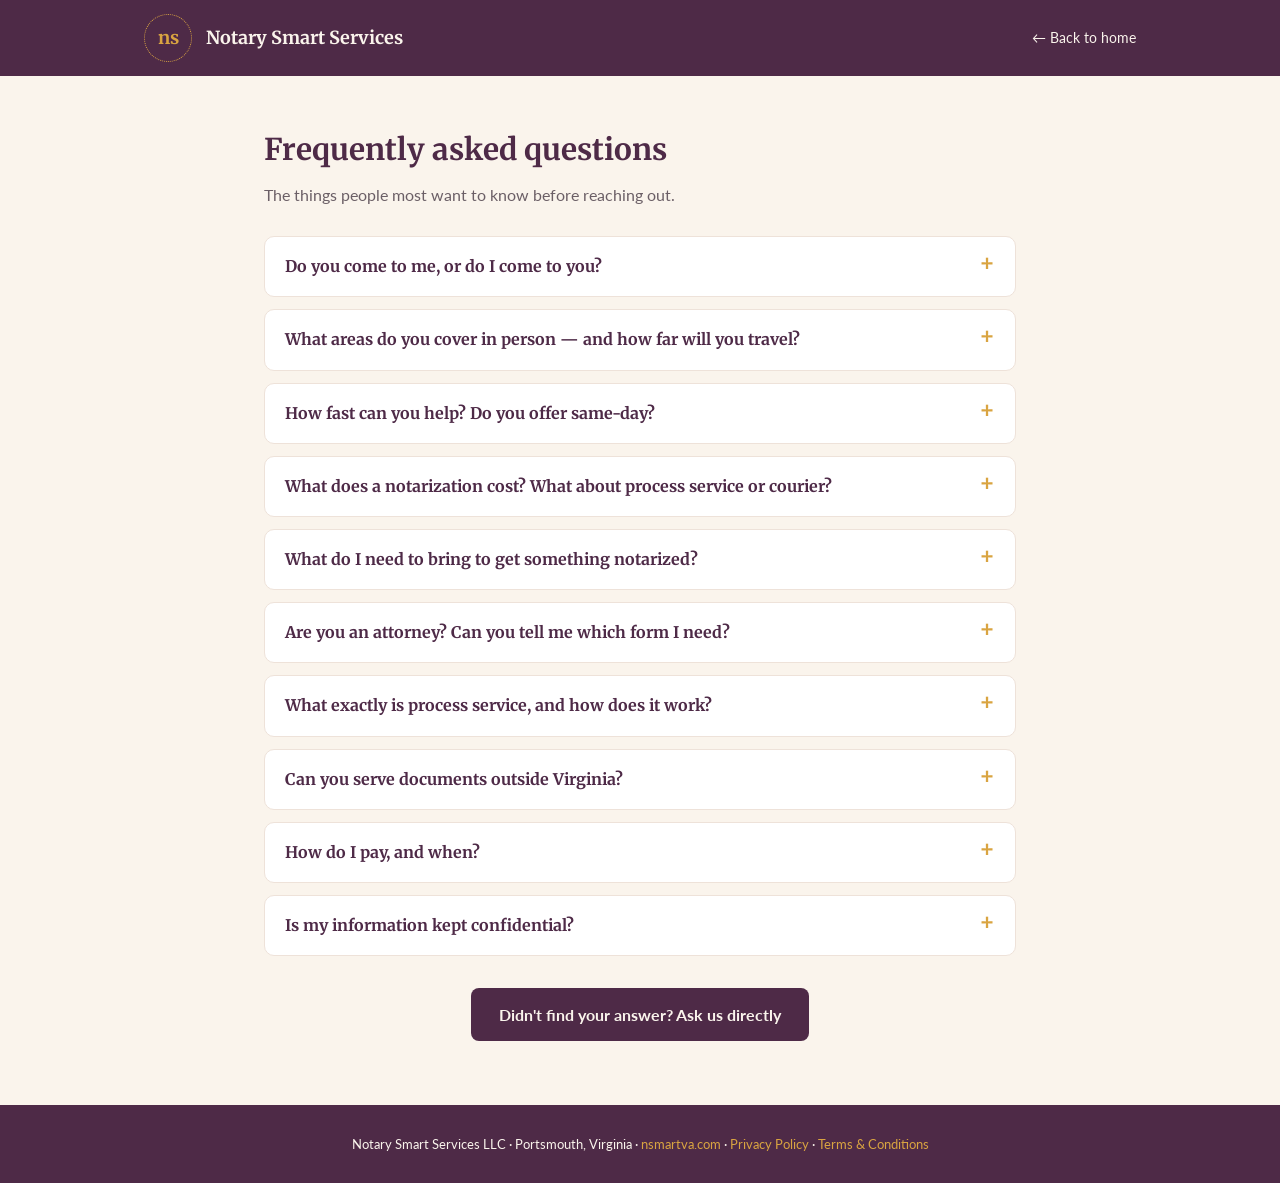
<file: faq.html>
<!DOCTYPE html>
<html lang="en">
<head>
<meta charset="UTF-8">
<meta name="viewport" content="width=device-width, initial-scale=1.0">
<title>FAQ — Notary Smart Services</title>
<meta name="description" content="Frequently asked questions about Notary Smart Services — mobile notarization, process service, courier, and administrative support in Hampton Roads, Virginia.">
<link rel="icon" type="image/png" sizes="64x64" href="assets/favicon-64.png">
<link rel="preconnect" href="https://fonts.googleapis.com">
<link rel="preconnect" href="https://fonts.gstatic.com" crossorigin>
<link href="https://fonts.googleapis.com/css2?family=Merriweather:wght@400;700&family=Lato:wght@400;700&display=swap" rel="stylesheet">
<script type="application/ld+json">
{
  "@context": "https://schema.org",
  "@type": "FAQPage",
  "mainEntity": [
    {"@type":"Question","name":"Do you come to me, or do I come to you?","acceptedAnswer":{"@type":"Answer","text":"We provide mobile services throughout Hampton Roads. We work where it's most convenient for you."}},
    {"@type":"Question","name":"What areas do you cover in person, and how far will you travel?","acceptedAnswer":{"@type":"Answer","text":"We proudly serve Hampton Roads, including Portsmouth, Norfolk, Chesapeake, Suffolk, Virginia Beach, Hampton, Newport News, and surrounding communities. Extended travel is available by request."}},
    {"@type":"Question","name":"How fast can you help? Do you offer same-day?","acceptedAnswer":{"@type":"Answer","text":"In many cases, yes. Same-day and after-hours appointments are available based on scheduling and service type."}},
    {"@type":"Question","name":"What does a notarization cost? What about process service or courier?","acceptedAnswer":{"@type":"Answer","text":"Pricing varies by service, travel, and complexity. Contact us for a transparent quote before work begins, with no hidden fees."}},
    {"@type":"Question","name":"What do I need to bring to get something notarized?","acceptedAnswer":{"@type":"Answer","text":"Bring the unsigned document and a valid government-issued photo ID. All signers must be present and able to understand what they are signing."}},
    {"@type":"Question","name":"Are you an attorney? Can you tell me which form I need?","acceptedAnswer":{"@type":"Answer","text":"No. We are not attorneys and cannot provide legal advice or recommend which forms to use. We are happy to explain our services and direct you to the appropriate resources if needed."}},
    {"@type":"Question","name":"What exactly is process service, and how does it work?","acceptedAnswer":{"@type":"Answer","text":"Process service is the delivery of legal documents in accordance with applicable laws and court requirements. We handle service professionally and provide documentation of each attempt or completed service."}},
    {"@type":"Question","name":"Can you serve documents outside Virginia?","acceptedAnswer":{"@type":"Answer","text":"Yes. We can coordinate service through trusted process servers in other jurisdictions when your case requires it."}},
    {"@type":"Question","name":"How do I pay, and when?","acceptedAnswer":{"@type":"Answer","text":"Payment is due at the time of service unless other arrangements have been made. We accept secure online payments, major credit and debit cards, and other approved payment methods."}},
    {"@type":"Question","name":"Is my information kept confidential?","acceptedAnswer":{"@type":"Answer","text":"Absolutely. We treat every client's information with professionalism and discretion and only use it as necessary to complete the requested service."}}
  ]
}
</script>
<style>
  :root{--plum:#4E2A47;--mulberry:#8A4A6B;--gold:#D9A441;--ivory:#FAF4EC;}
  *{margin:0;padding:0;box-sizing:border-box}
  body{font-family:'Lato',sans-serif;color:#3a3a38;background:var(--ivory);line-height:1.7}
  h1{font-family:'Merriweather',serif;color:var(--plum)}
  .wrap{max-width:800px;margin:0 auto;padding:0 24px}
  header{background:var(--plum);padding:14px 0}
  header .wrap{display:flex;align-items:center;gap:14px;max-width:1040px}
  .seal{width:48px;height:48px;border-radius:50%;border:1.5px dotted var(--gold);display:flex;align-items:center;justify-content:center;flex-shrink:0}
  .seal span{font-family:'Merriweather',serif;font-weight:700;font-size:18px;color:var(--gold)}
  header .name{color:var(--ivory);font-family:'Merriweather',serif;font-weight:700;font-size:18px}
  header a.home{margin-left:auto;color:var(--ivory);text-decoration:none;font-size:14px}
  header a.home:hover{color:var(--gold)}
  a:focus-visible{outline:3px solid var(--gold);outline-offset:2px}
  main{padding:48px 0 64px}
  h1{font-size:30px;margin-bottom:6px}
  .sub{color:#6b5f66;margin-bottom:28px}
  .faq details{background:#fff;border:1px solid #eee2d9;border-radius:10px;margin-bottom:12px}
  .faq summary{cursor:pointer;padding:16px 46px 16px 20px;font-family:'Merriweather',serif;font-weight:700;color:var(--plum);font-size:16px;list-style:none;position:relative}
  .faq summary::-webkit-details-marker{display:none}
  .faq summary::after{content:'+';position:absolute;right:20px;top:14px;color:var(--gold);font-weight:700;font-size:24px;line-height:1}
  .faq details[open] summary::after{content:'\2013'}
  .faq details p{padding:0 20px 18px;margin:0;color:#5d5359;font-size:15px}
  .cta{margin-top:32px;text-align:center}
  .cta a{display:inline-block;background:var(--plum);color:var(--ivory);text-decoration:none;font-weight:700;padding:13px 28px;border-radius:8px}
  .cta a:hover{background:#3d2138}
  footer{background:var(--plum);color:var(--ivory);padding:28px 0;font-size:13px;text-align:center}
  footer a{color:var(--gold);text-decoration:none}
</style>
</head>
<body>

<header>
  <div class="wrap">
    <div class="seal" aria-hidden="true"><span>ns</span></div>
    <div class="name">Notary Smart Services</div>
    <a class="home" href="index.html">← Back to home</a>
  </div>
</header>

<main>
  <div class="wrap">
    <h1>Frequently asked questions</h1>
    <p class="sub">The things people most want to know before reaching out.</p>
    <div class="faq">
      <details>
        <summary>Do you come to me, or do I come to you?</summary>
        <p>We provide mobile services throughout Hampton Roads. We work where it's most convenient for you.</p>
      </details>
      <details>
        <summary>What areas do you cover in person — and how far will you travel?</summary>
        <p>We proudly serve Hampton Roads, including Portsmouth, Norfolk, Chesapeake, Suffolk, Virginia Beach, Hampton, Newport News, and surrounding communities. Extended travel is available by request.</p>
      </details>
      <details>
        <summary>How fast can you help? Do you offer same-day?</summary>
        <p>In many cases, yes. Same-day and after-hours appointments are available based on scheduling and service type.</p>
      </details>
      <details>
        <summary>What does a notarization cost? What about process service or courier?</summary>
        <p>Pricing varies by service, travel, and complexity. Contact us for a transparent quote before work begins, with no hidden fees.</p>
      </details>
      <details>
        <summary>What do I need to bring to get something notarized?</summary>
        <p>Bring the unsigned document and a valid government-issued photo ID. All signers must be present and able to understand what they are signing.</p>
      </details>
      <details>
        <summary>Are you an attorney? Can you tell me which form I need?</summary>
        <p>No. We are not attorneys and cannot provide legal advice or recommend which forms to use. We are happy to explain our services and direct you to the appropriate resources if needed.</p>
      </details>
      <details>
        <summary>What exactly is process service, and how does it work?</summary>
        <p>Process service is the delivery of legal documents in accordance with applicable laws and court requirements. We handle service professionally and provide documentation of each attempt or completed service.</p>
      </details>
      <details>
        <summary>Can you serve documents outside Virginia?</summary>
        <p>Yes. We can coordinate service through trusted process servers in other jurisdictions when your case requires it.</p>
      </details>
      <details>
        <summary>How do I pay, and when?</summary>
        <p>Payment is due at the time of service unless other arrangements have been made. We accept secure online payments, major credit and debit cards, and other approved payment methods.</p>
      </details>
      <details>
        <summary>Is my information kept confidential?</summary>
        <p>Absolutely. We treat every client's information with professionalism and discretion and only use it as necessary to complete the requested service.</p>
      </details>
    </div>
    <div class="cta">
      <a href="index.html#request-contact">Didn't find your answer? Ask us directly</a>
    </div>
  </div>
</main>

<footer>
  <div class="wrap">
    Notary Smart Services LLC · Portsmouth, Virginia · <a href="index.html">nsmartva.com</a> · <a href="privacy.html">Privacy Policy</a> · <a href="terms.html">Terms &amp; Conditions</a>
  </div>
</footer>

</body>
</html>
</file>
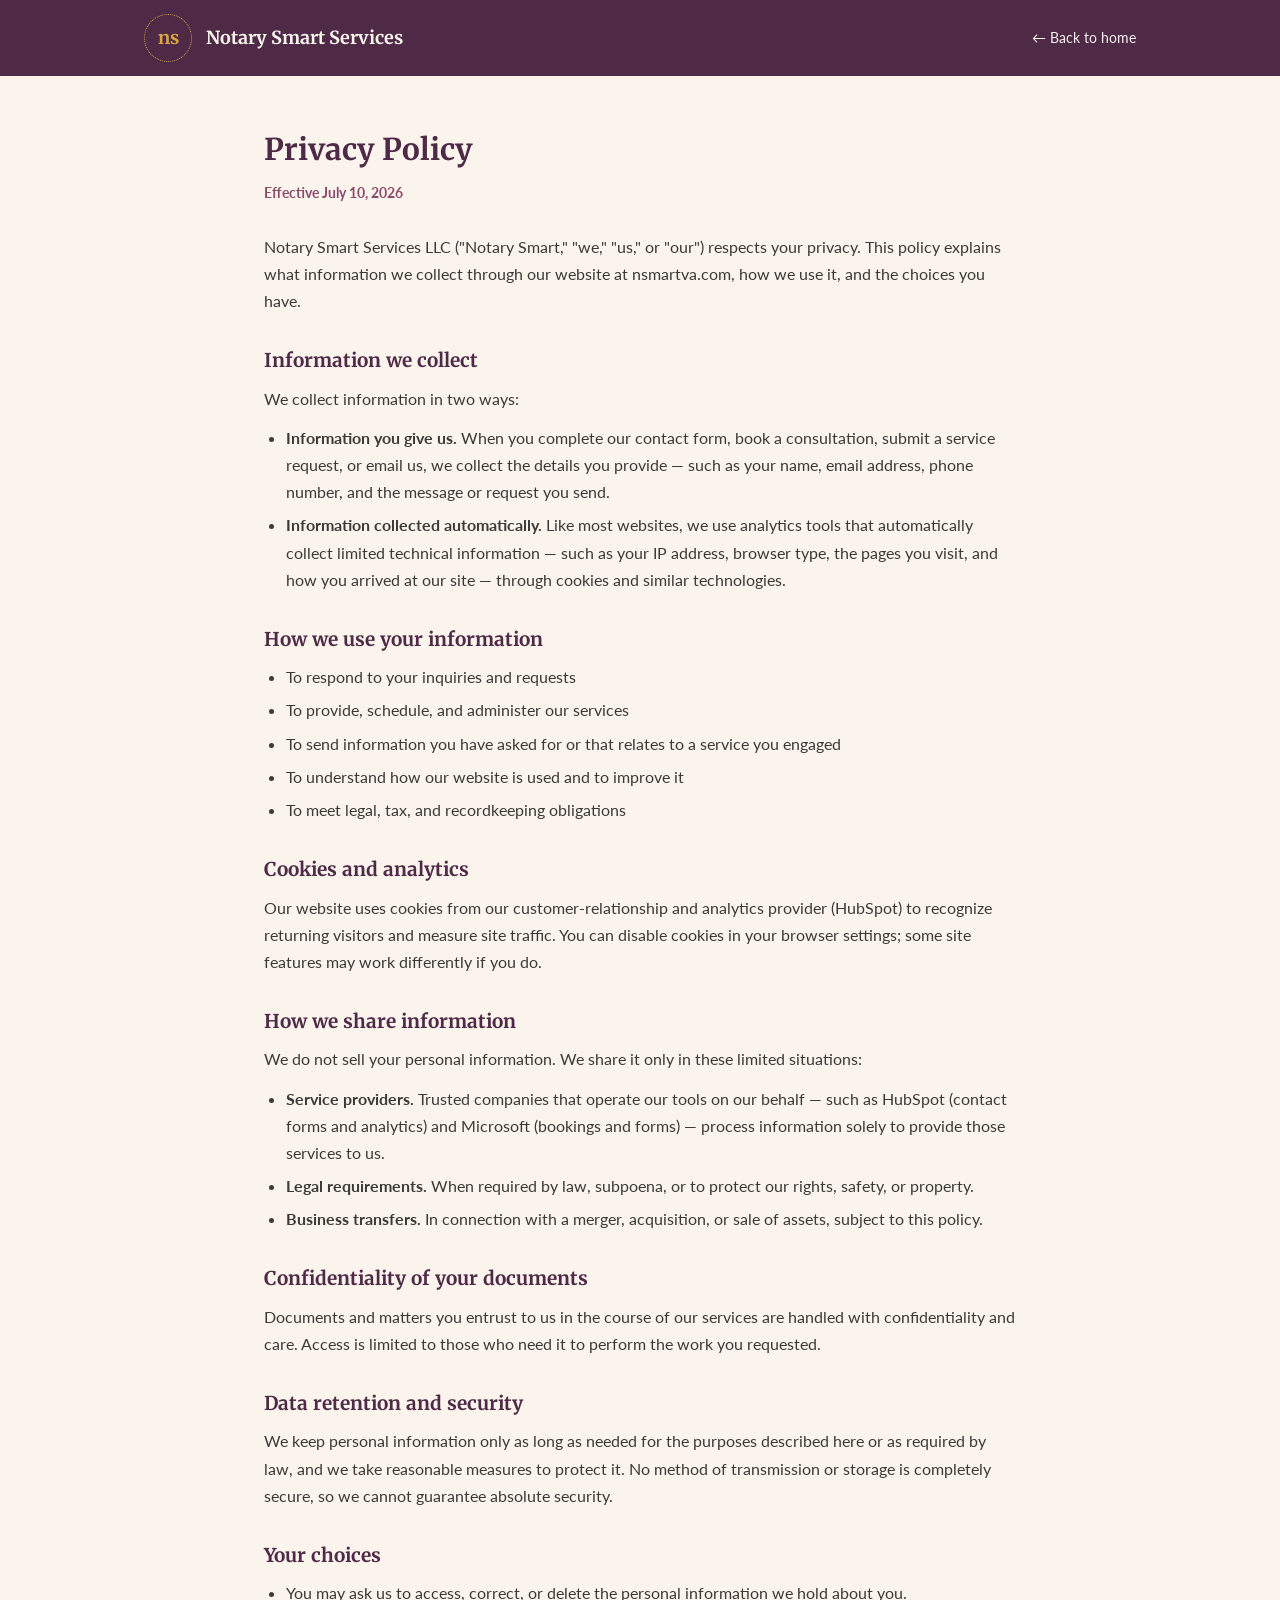
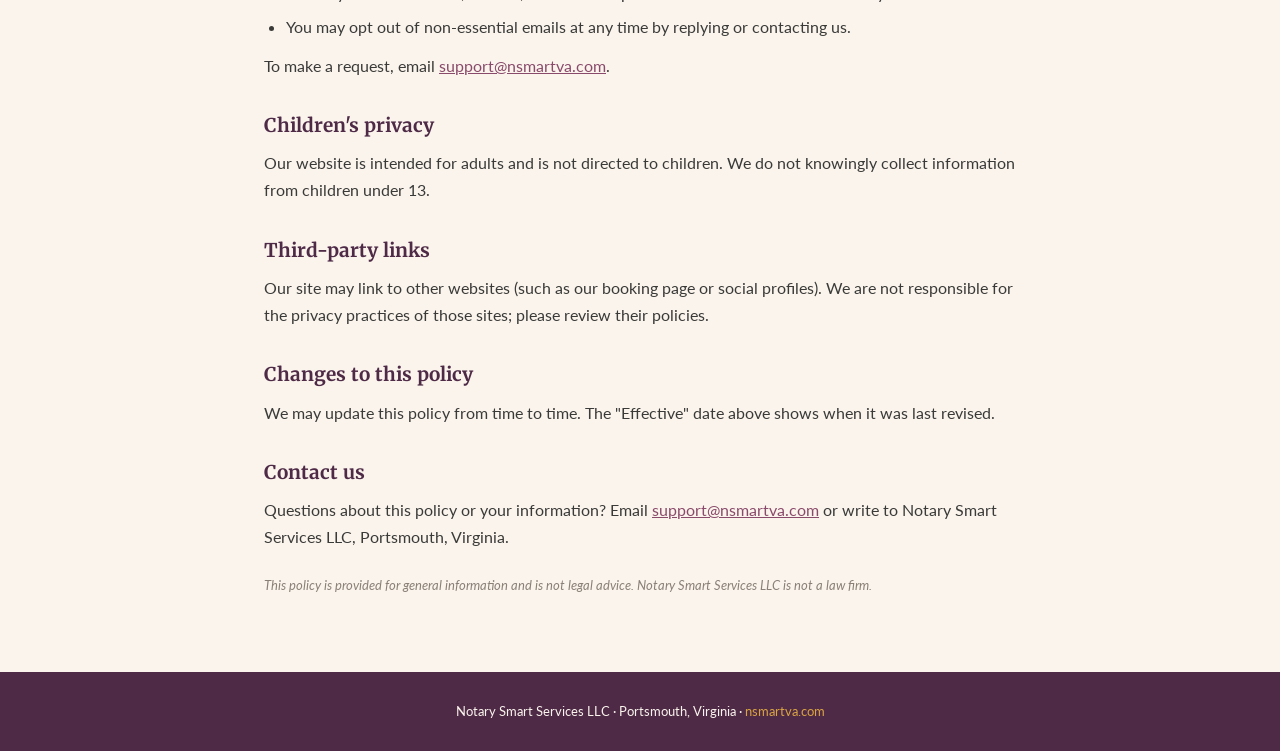
<file: privacy.html>
<!DOCTYPE html>
<html lang="en">
<head>
<meta charset="UTF-8">
<meta name="viewport" content="width=device-width, initial-scale=1.0">
<title>Privacy Policy — Notary Smart Services</title>
<meta name="description" content="Privacy policy for Notary Smart Services LLC — how we collect, use, and protect your information.">
<link rel="icon" type="image/png" sizes="64x64" href="assets/favicon-64.png">
<link rel="preconnect" href="https://fonts.googleapis.com">
<link rel="preconnect" href="https://fonts.gstatic.com" crossorigin>
<link href="https://fonts.googleapis.com/css2?family=Merriweather:wght@400;700&family=Lato:wght@400;700&display=swap" rel="stylesheet">
<style>
  :root{--plum:#4E2A47;--mulberry:#8A4A6B;--gold:#D9A441;--ivory:#FAF4EC;}
  *{margin:0;padding:0;box-sizing:border-box}
  body{font-family:'Lato',sans-serif;color:#3a3a38;background:var(--ivory);line-height:1.7}
  h1,h2,h3{font-family:'Merriweather',serif;color:var(--plum)}
  .wrap{max-width:800px;margin:0 auto;padding:0 24px}
  header{background:var(--plum);padding:14px 0}
  header .wrap{display:flex;align-items:center;gap:14px;max-width:1040px}
  .seal{width:48px;height:48px;border-radius:50%;border:1.5px dotted var(--gold);display:flex;align-items:center;justify-content:center;flex-shrink:0}
  .seal span{font-family:'Merriweather',serif;font-weight:700;font-size:18px;color:var(--gold)}
  header .name{color:var(--ivory);font-family:'Merriweather',serif;font-weight:700;font-size:18px}
  header a.home{margin-left:auto;color:var(--ivory);text-decoration:none;font-size:14px}
  header a.home:hover{color:var(--gold)}
  main{padding:48px 0 64px}
  h1{font-size:30px;margin-bottom:6px}
  .eff{color:var(--mulberry);font-weight:700;font-size:14px;margin-bottom:28px}
  h2{font-size:19px;margin:30px 0 8px}
  p{margin-bottom:12px}
  ul{margin:0 0 12px 22px}
  li{margin-bottom:6px}
  a{color:var(--mulberry)}
  footer{background:var(--plum);color:var(--ivory);padding:28px 0;font-size:13px;text-align:center}
  footer a{color:var(--gold);text-decoration:none}
</style>
</head>
<body>

<header>
  <div class="wrap">
    <div class="seal"><span>ns</span></div>
    <div class="name">Notary Smart Services</div>
    <a class="home" href="index.html">← Back to home</a>
  </div>
</header>

<main>
  <div class="wrap">
    <h1>Privacy Policy</h1>
    <p class="eff">Effective July 10, 2026</p>

    <p>Notary Smart Services LLC ("Notary Smart," "we," "us," or "our") respects your privacy. This policy explains what information we collect through our website at nsmartva.com, how we use it, and the choices you have.</p>

    <h2>Information we collect</h2>
    <p>We collect information in two ways:</p>
    <ul>
      <li><strong>Information you give us.</strong> When you complete our contact form, book a consultation, submit a service request, or email us, we collect the details you provide — such as your name, email address, phone number, and the message or request you send.</li>
      <li><strong>Information collected automatically.</strong> Like most websites, we use analytics tools that automatically collect limited technical information — such as your IP address, browser type, the pages you visit, and how you arrived at our site — through cookies and similar technologies.</li>
    </ul>

    <h2>How we use your information</h2>
    <ul>
      <li>To respond to your inquiries and requests</li>
      <li>To provide, schedule, and administer our services</li>
      <li>To send information you have asked for or that relates to a service you engaged</li>
      <li>To understand how our website is used and to improve it</li>
      <li>To meet legal, tax, and recordkeeping obligations</li>
    </ul>

    <h2>Cookies and analytics</h2>
    <p>Our website uses cookies from our customer-relationship and analytics provider (HubSpot) to recognize returning visitors and measure site traffic. You can disable cookies in your browser settings; some site features may work differently if you do.</p>

    <h2>How we share information</h2>
    <p>We do not sell your personal information. We share it only in these limited situations:</p>
    <ul>
      <li><strong>Service providers.</strong> Trusted companies that operate our tools on our behalf — such as HubSpot (contact forms and analytics) and Microsoft (bookings and forms) — process information solely to provide those services to us.</li>
      <li><strong>Legal requirements.</strong> When required by law, subpoena, or to protect our rights, safety, or property.</li>
      <li><strong>Business transfers.</strong> In connection with a merger, acquisition, or sale of assets, subject to this policy.</li>
    </ul>

    <h2>Confidentiality of your documents</h2>
    <p>Documents and matters you entrust to us in the course of our services are handled with confidentiality and care. Access is limited to those who need it to perform the work you requested.</p>

    <h2>Data retention and security</h2>
    <p>We keep personal information only as long as needed for the purposes described here or as required by law, and we take reasonable measures to protect it. No method of transmission or storage is completely secure, so we cannot guarantee absolute security.</p>

    <h2>Your choices</h2>
    <ul>
      <li>You may ask us to access, correct, or delete the personal information we hold about you.</li>
      <li>You may opt out of non-essential emails at any time by replying or contacting us.</li>
    </ul>
    <p>To make a request, email <a href="mailto:support@nsmartva.com">support@nsmartva.com</a>.</p>

    <h2>Children's privacy</h2>
    <p>Our website is intended for adults and is not directed to children. We do not knowingly collect information from children under 13.</p>

    <h2>Third-party links</h2>
    <p>Our site may link to other websites (such as our booking page or social profiles). We are not responsible for the privacy practices of those sites; please review their policies.</p>

    <h2>Changes to this policy</h2>
    <p>We may update this policy from time to time. The "Effective" date above shows when it was last revised.</p>

    <h2>Contact us</h2>
    <p>Questions about this policy or your information? Email <a href="mailto:support@nsmartva.com">support@nsmartva.com</a> or write to Notary Smart Services LLC, Portsmouth, Virginia.</p>

    <p style="margin-top:24px;font-size:13px;color:#8a8078;font-style:italic">This policy is provided for general information and is not legal advice. Notary Smart Services LLC is not a law firm.</p>
  </div>
</main>

<footer>
  <div class="wrap">
    Notary Smart Services LLC · Portsmouth, Virginia · <a href="index.html">nsmartva.com</a>
  </div>
</footer>

</body>
</html>
</file>
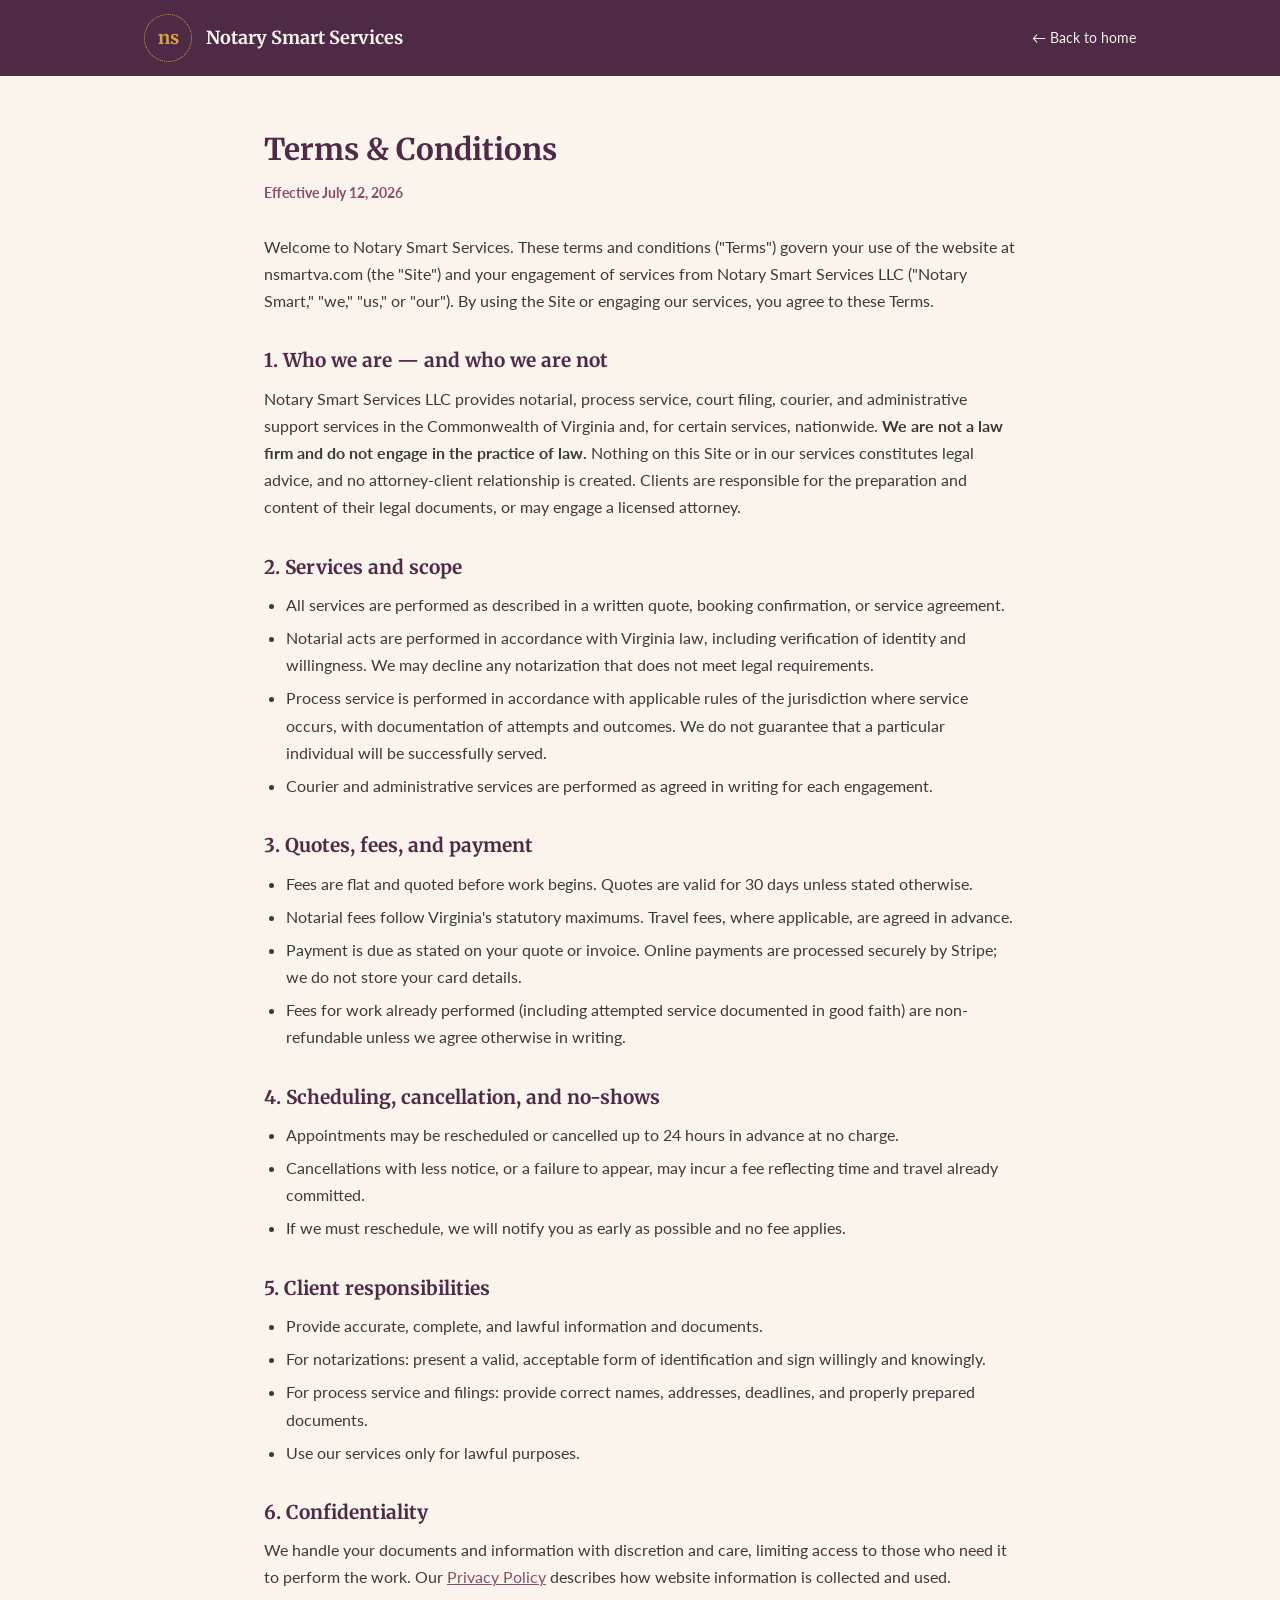
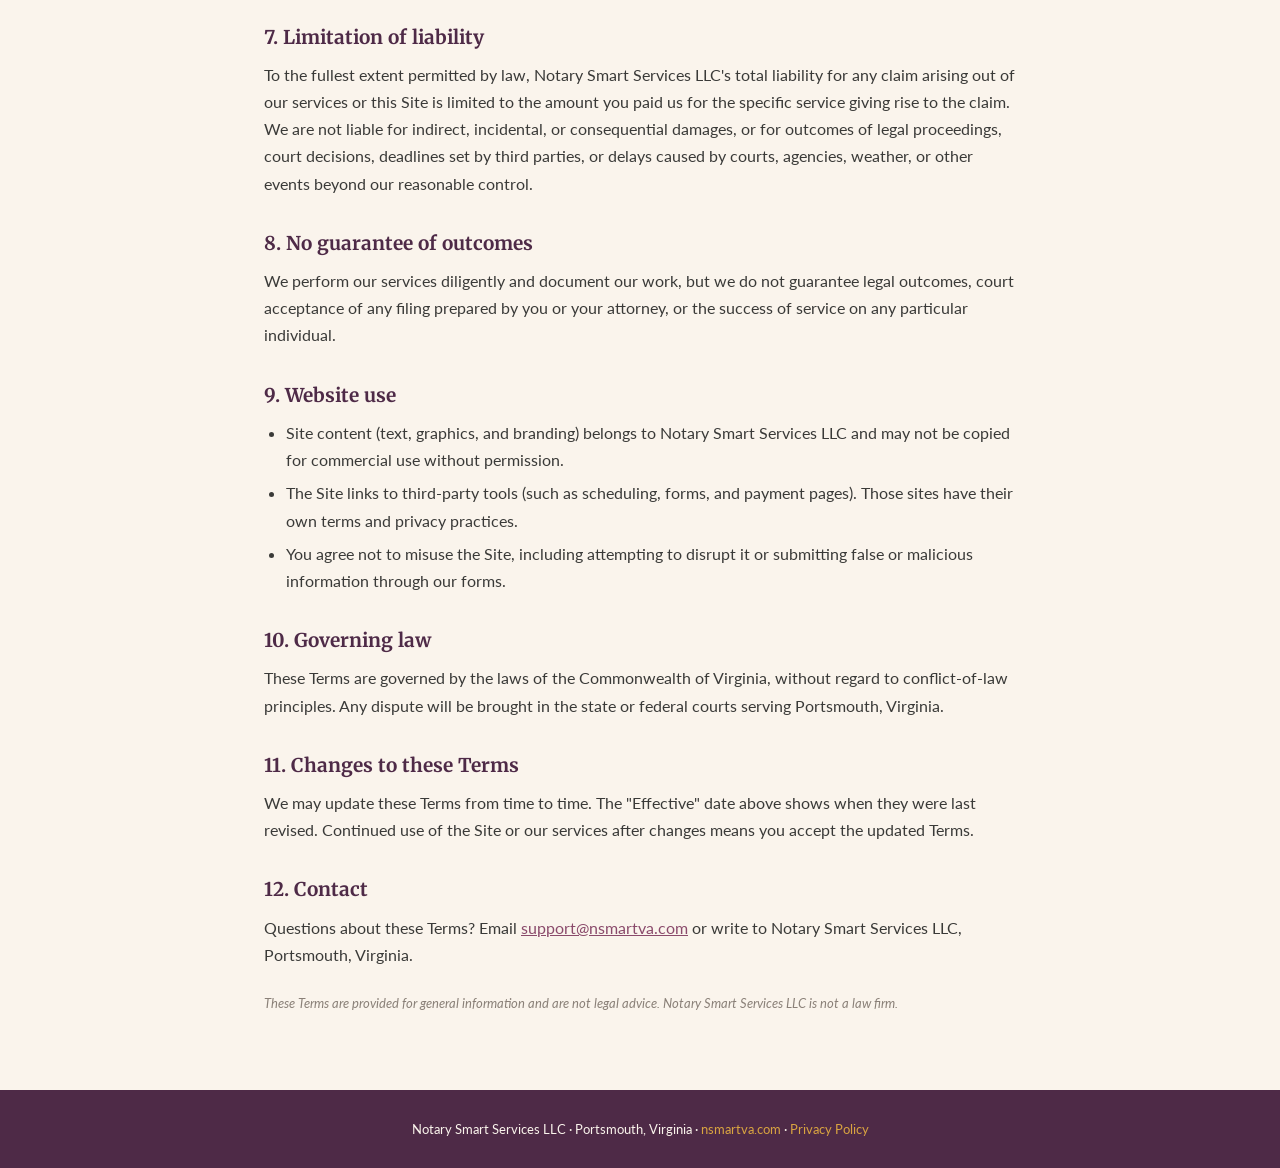
<file: terms.html>
<!DOCTYPE html>
<html lang="en">
<head>
<meta charset="UTF-8">
<meta name="viewport" content="width=device-width, initial-scale=1.0">
<title>Terms &amp; Conditions — Notary Smart Services</title>
<meta name="description" content="Terms and conditions for using the Notary Smart Services LLC website and engaging our services.">
<link rel="icon" type="image/png" sizes="64x64" href="assets/favicon-64.png">
<link rel="preconnect" href="https://fonts.googleapis.com">
<link rel="preconnect" href="https://fonts.gstatic.com" crossorigin>
<link href="https://fonts.googleapis.com/css2?family=Merriweather:wght@400;700&family=Lato:wght@400;700&display=swap" rel="stylesheet">
<style>
  :root{--plum:#4E2A47;--mulberry:#8A4A6B;--gold:#D9A441;--ivory:#FAF4EC;}
  *{margin:0;padding:0;box-sizing:border-box}
  body{font-family:'Lato',sans-serif;color:#3a3a38;background:var(--ivory);line-height:1.7}
  h1,h2{font-family:'Merriweather',serif;color:var(--plum)}
  .wrap{max-width:800px;margin:0 auto;padding:0 24px}
  header{background:var(--plum);padding:14px 0}
  header .wrap{display:flex;align-items:center;gap:14px;max-width:1040px}
  .seal{width:48px;height:48px;border-radius:50%;border:1.5px dotted var(--gold);display:flex;align-items:center;justify-content:center;flex-shrink:0}
  .seal span{font-family:'Merriweather',serif;font-weight:700;font-size:18px;color:var(--gold)}
  header .name{color:var(--ivory);font-family:'Merriweather',serif;font-weight:700;font-size:18px}
  header a.home{margin-left:auto;color:var(--ivory);text-decoration:none;font-size:14px}
  header a.home:hover{color:var(--gold)}
  a:focus-visible{outline:3px solid var(--gold);outline-offset:2px}
  main{padding:48px 0 64px}
  h1{font-size:30px;margin-bottom:6px}
  .eff{color:var(--mulberry);font-weight:700;font-size:14px;margin-bottom:28px}
  h2{font-size:19px;margin:30px 0 8px}
  p{margin-bottom:12px}
  ul{margin:0 0 12px 22px}
  li{margin-bottom:6px}
  a{color:var(--mulberry)}
  footer{background:var(--plum);color:var(--ivory);padding:28px 0;font-size:13px;text-align:center}
  footer a{color:var(--gold);text-decoration:none}
</style>
</head>
<body>

<header>
  <div class="wrap">
    <div class="seal" aria-hidden="true"><span>ns</span></div>
    <div class="name">Notary Smart Services</div>
    <a class="home" href="index.html">← Back to home</a>
  </div>
</header>

<main>
  <div class="wrap">
    <h1>Terms &amp; Conditions</h1>
    <p class="eff">Effective July 12, 2026</p>

    <p>Welcome to Notary Smart Services. These terms and conditions ("Terms") govern your use of the website at nsmartva.com (the "Site") and your engagement of services from Notary Smart Services LLC ("Notary Smart," "we," "us," or "our"). By using the Site or engaging our services, you agree to these Terms.</p>

    <h2>1. Who we are — and who we are not</h2>
    <p>Notary Smart Services LLC provides notarial, process service, court filing, courier, and administrative support services in the Commonwealth of Virginia and, for certain services, nationwide. <strong>We are not a law firm and do not engage in the practice of law.</strong> Nothing on this Site or in our services constitutes legal advice, and no attorney-client relationship is created. Clients are responsible for the preparation and content of their legal documents, or may engage a licensed attorney.</p>

    <h2>2. Services and scope</h2>
    <ul>
      <li>All services are performed as described in a written quote, booking confirmation, or service agreement.</li>
      <li>Notarial acts are performed in accordance with Virginia law, including verification of identity and willingness. We may decline any notarization that does not meet legal requirements.</li>
      <li>Process service is performed in accordance with applicable rules of the jurisdiction where service occurs, with documentation of attempts and outcomes. We do not guarantee that a particular individual will be successfully served.</li>
      <li>Courier and administrative services are performed as agreed in writing for each engagement.</li>
    </ul>

    <h2>3. Quotes, fees, and payment</h2>
    <ul>
      <li>Fees are flat and quoted before work begins. Quotes are valid for 30 days unless stated otherwise.</li>
      <li>Notarial fees follow Virginia's statutory maximums. Travel fees, where applicable, are agreed in advance.</li>
      <li>Payment is due as stated on your quote or invoice. Online payments are processed securely by Stripe; we do not store your card details.</li>
      <li>Fees for work already performed (including attempted service documented in good faith) are non-refundable unless we agree otherwise in writing.</li>
    </ul>

    <h2>4. Scheduling, cancellation, and no-shows</h2>
    <ul>
      <li>Appointments may be rescheduled or cancelled up to 24 hours in advance at no charge.</li>
      <li>Cancellations with less notice, or a failure to appear, may incur a fee reflecting time and travel already committed.</li>
      <li>If we must reschedule, we will notify you as early as possible and no fee applies.</li>
    </ul>

    <h2>5. Client responsibilities</h2>
    <ul>
      <li>Provide accurate, complete, and lawful information and documents.</li>
      <li>For notarizations: present a valid, acceptable form of identification and sign willingly and knowingly.</li>
      <li>For process service and filings: provide correct names, addresses, deadlines, and properly prepared documents.</li>
      <li>Use our services only for lawful purposes.</li>
    </ul>

    <h2>6. Confidentiality</h2>
    <p>We handle your documents and information with discretion and care, limiting access to those who need it to perform the work. Our <a href="privacy.html">Privacy Policy</a> describes how website information is collected and used.</p>

    <h2>7. Limitation of liability</h2>
    <p>To the fullest extent permitted by law, Notary Smart Services LLC's total liability for any claim arising out of our services or this Site is limited to the amount you paid us for the specific service giving rise to the claim. We are not liable for indirect, incidental, or consequential damages, or for outcomes of legal proceedings, court decisions, deadlines set by third parties, or delays caused by courts, agencies, weather, or other events beyond our reasonable control.</p>

    <h2>8. No guarantee of outcomes</h2>
    <p>We perform our services diligently and document our work, but we do not guarantee legal outcomes, court acceptance of any filing prepared by you or your attorney, or the success of service on any particular individual.</p>

    <h2>9. Website use</h2>
    <ul>
      <li>Site content (text, graphics, and branding) belongs to Notary Smart Services LLC and may not be copied for commercial use without permission.</li>
      <li>The Site links to third-party tools (such as scheduling, forms, and payment pages). Those sites have their own terms and privacy practices.</li>
      <li>You agree not to misuse the Site, including attempting to disrupt it or submitting false or malicious information through our forms.</li>
    </ul>

    <h2>10. Governing law</h2>
    <p>These Terms are governed by the laws of the Commonwealth of Virginia, without regard to conflict-of-law principles. Any dispute will be brought in the state or federal courts serving Portsmouth, Virginia.</p>

    <h2>11. Changes to these Terms</h2>
    <p>We may update these Terms from time to time. The "Effective" date above shows when they were last revised. Continued use of the Site or our services after changes means you accept the updated Terms.</p>

    <h2>12. Contact</h2>
    <p>Questions about these Terms? Email <a href="mailto:support@nsmartva.com">support@nsmartva.com</a> or write to Notary Smart Services LLC, Portsmouth, Virginia.</p>

    <p style="margin-top:24px;font-size:13px;color:#8a8078;font-style:italic">These Terms are provided for general information and are not legal advice. Notary Smart Services LLC is not a law firm.</p>
  </div>
</main>

<footer>
  <div class="wrap">
    Notary Smart Services LLC · Portsmouth, Virginia · <a href="index.html">nsmartva.com</a> · <a href="privacy.html">Privacy Policy</a>
  </div>
</footer>

</body>
</html>
</file>
